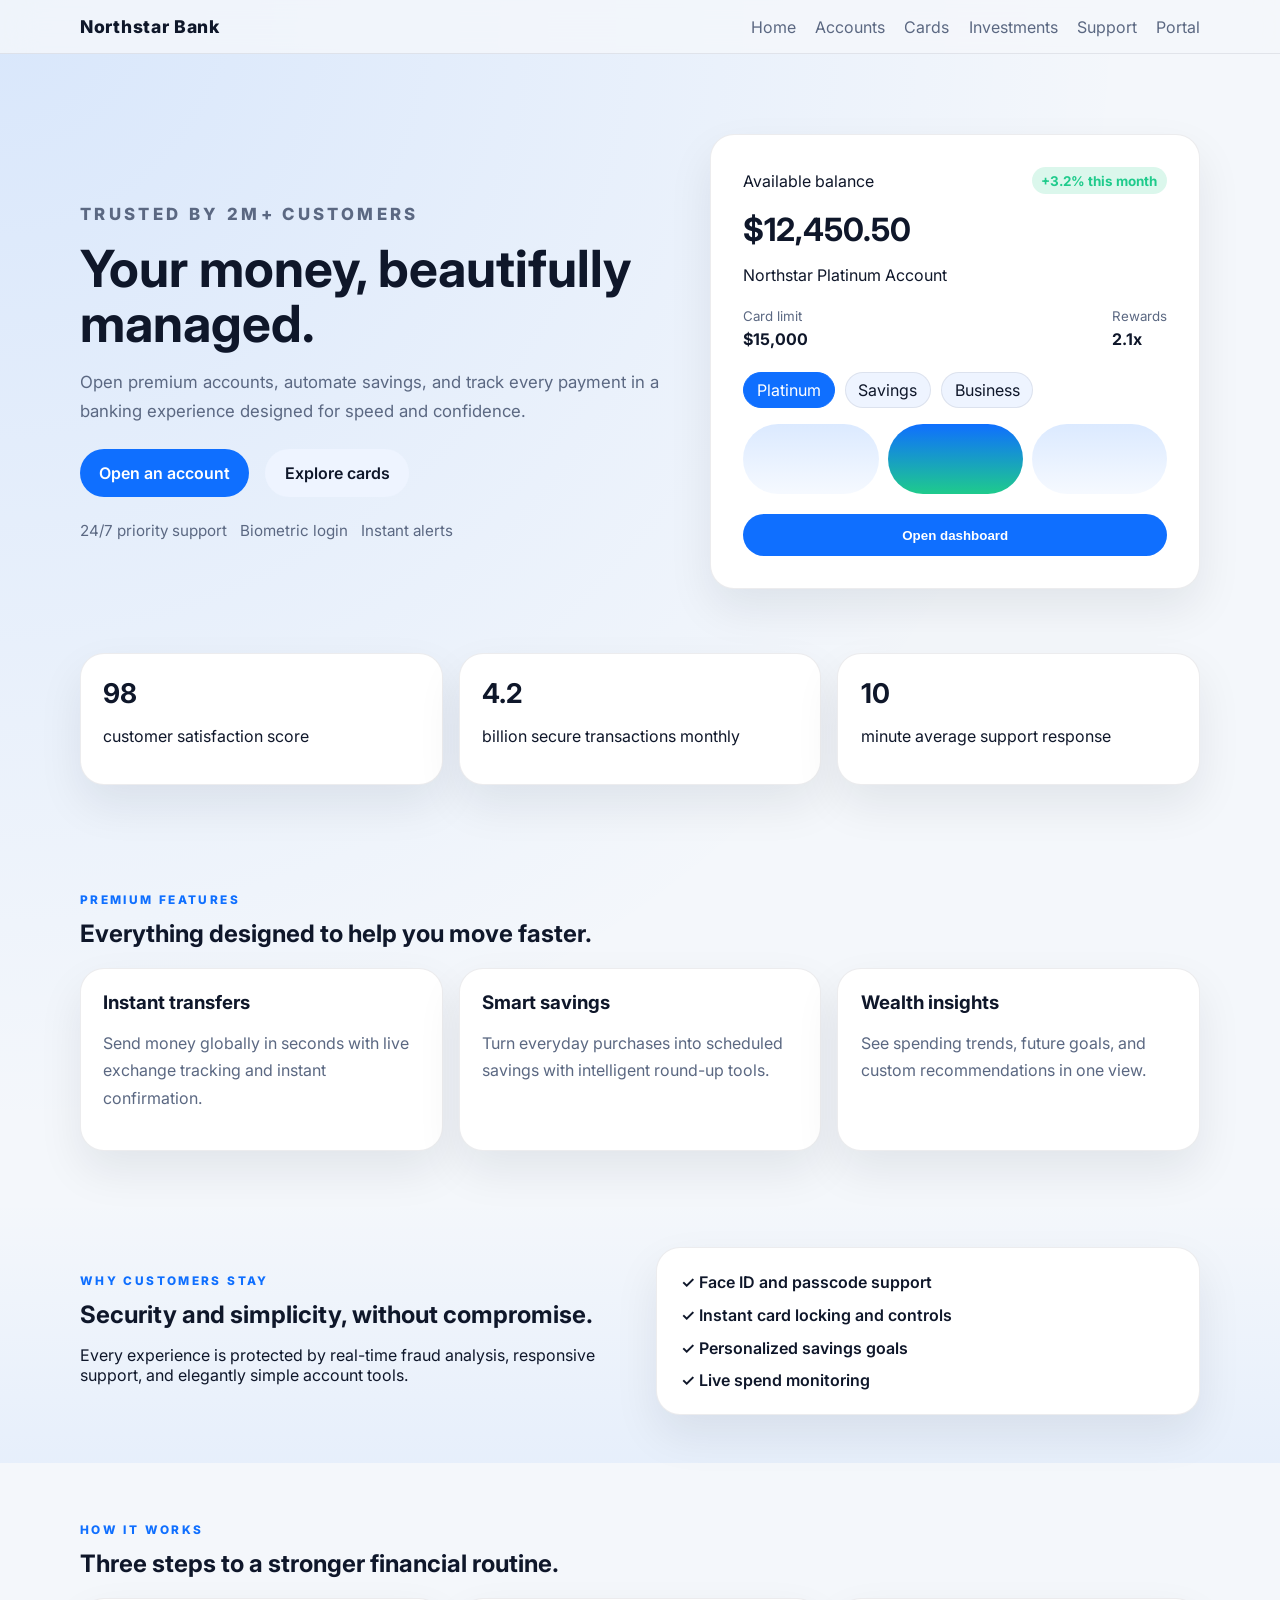
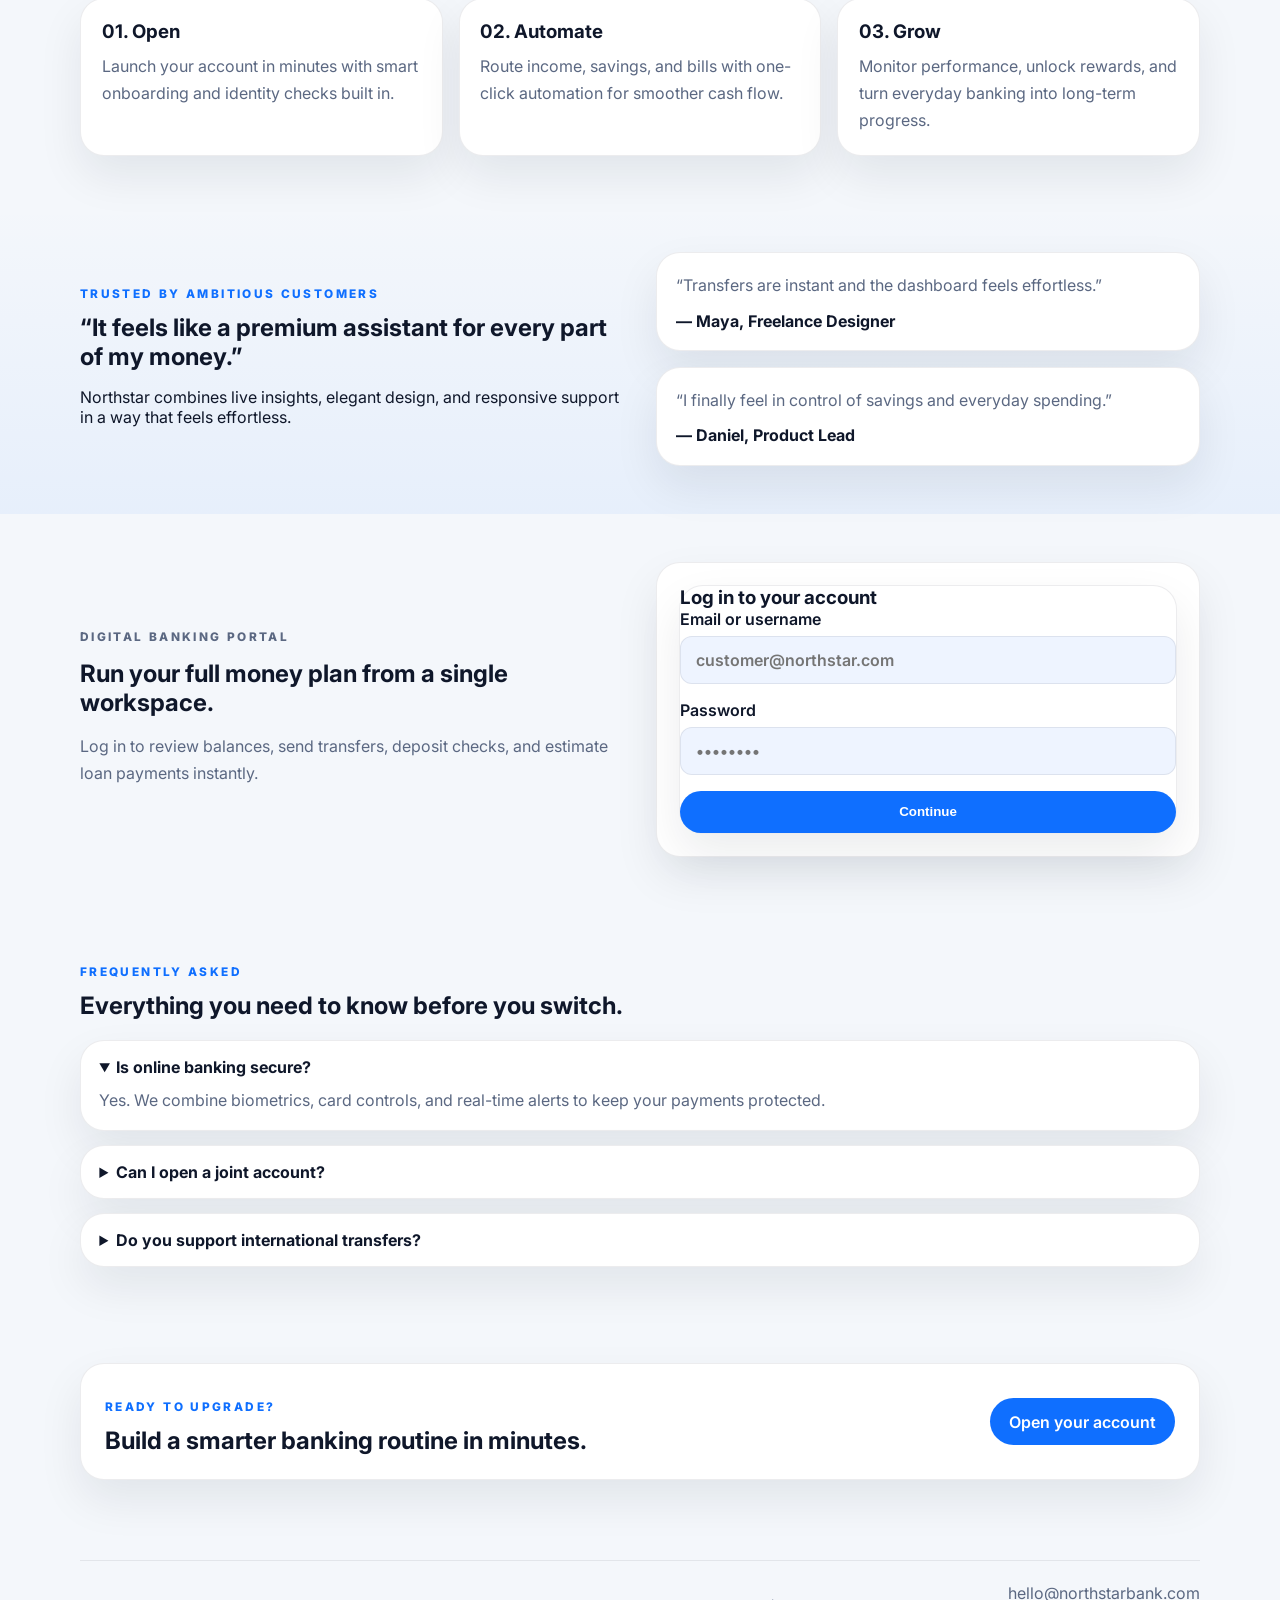
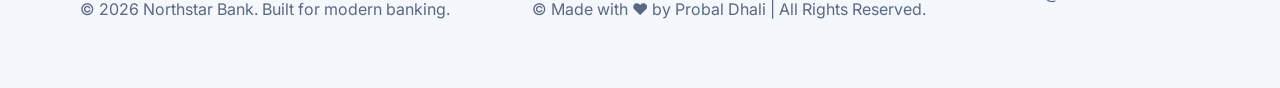
<file: index.html>
<!DOCTYPE html>
<html lang="en">
  <head>
    <meta charset="UTF-8" />
    <meta name="viewport" content="width=device-width, initial-scale=1.0" />
    <title>Northstar Bank | Modern Digital Banking</title>
    <meta
      name="description"
      content="Northstar Bank offers premium digital banking, smart savings, and secure payments in one elegant experience."
    />
    <link rel="preconnect" href="https://fonts.googleapis.com" />
    <link rel="preconnect" href="https://fonts.gstatic.com" crossorigin />
    <link
      href="https://fonts.googleapis.com/css2?family=Inter:wght@400;500;600;700;800&display=swap"
      rel="stylesheet"
    />
    <link rel="stylesheet" href="styles.css" />
  </head>
  <body>
    <header class="site-header">
      <div class="container nav-bar">
        <a class="brand" href="index.html">Northstar Bank</a>
        <button class="menu-toggle" id="menuToggle" aria-label="Toggle menu">☰</button>
        <nav class="nav-links" id="navLinks">
          <a href="index.html">Home</a>
          <a href="accounts.html">Accounts</a>
          <a href="cards.html">Cards</a>
          <a href="investments.html">Investments</a>
          <a href="support.html">Support</a>
          <a href="#portal">Portal</a>
        </nav>
        <button class="theme-toggle" id="themeToggle" aria-label="Toggle theme">☀️</button>
      </div>
    </header>

    <main>
      <section class="hero">
        <div class="container hero-grid">
          <div class="hero-copy">
            <p class="eyebrow">Trusted by 2M+ customers</p>
            <h1>Your money, beautifully managed.</h1>
            <p>
              Open premium accounts, automate savings, and track every payment in a banking experience designed for speed and confidence.
            </p>
            <div class="hero-actions">
              <a class="btn btn-primary" href="#portal">Open an account</a>
              <a class="btn btn-secondary" href="cards.html">Explore cards</a>
            </div>
            <ul class="hero-badges">
              <li>24/7 priority support</li>
              <li>Biometric login</li>
              <li>Instant alerts</li>
            </ul>
          </div>
          <div class="hero-card">
            <div class="card-top">
              <span>Available balance</span>
              <span class="pill" id="heroPill">+3.2% this month</span>
            </div>
            <h2 id="heroBalance">$12,450.50</h2>
            <p id="heroAccountLabel">Northstar Platinum Account</p>
            <div class="hero-card-row">
              <div>
                <small>Card limit</small>
                <strong id="cardLimit">$15,000</strong>
              </div>
              <div>
                <small>Rewards</small>
                <strong id="rewardsValue">2.1x</strong>
              </div>
            </div>
            <div class="chip-list" role="list" aria-label="Account preview options">
              <button class="chip active" data-balance="12450.50" data-label="Northstar Platinum Account" data-limit="$15,000" data-rewards="2.1x" data-pill="+3.2% this month">Platinum</button>
              <button class="chip" data-balance="8450.00" data-label="Northstar Savings Account" data-limit="$8,000" data-rewards="1.6x" data-pill="+2.1% this month">Savings</button>
              <button class="chip" data-balance="27650.25" data-label="Northstar Business Account" data-limit="$25,000" data-rewards="3.0x" data-pill="+4.7% this month">Business</button>
            </div>
            <div class="mini-chart" aria-label="Spending progress">
              <div class="mini-bar"></div>
              <div class="mini-bar active"></div>
              <div class="mini-bar"></div>
            </div>
            <button class="btn btn-primary full" id="heroCta">Open dashboard</button>
          </div>
        </div>
      </section>

      <section class="stats">
        <div class="container stats-grid">
          <article>
            <h3 data-counter="98">0</h3>
            <p>customer satisfaction score</p>
          </article>
          <article>
            <h3 data-counter="4.2">0</h3>
            <p>billion secure transactions monthly</p>
          </article>
          <article>
            <h3 data-counter="10">0</h3>
            <p>minute average support response</p>
          </article>
        </div>
      </section>

      <section class="section">
        <div class="container">
          <div class="section-heading">
            <p class="eyebrow">Premium features</p>
            <h2>Everything designed to help you move faster.</h2>
          </div>
          <div class="card-grid">
            <article class="info-card">
              <h3>Instant transfers</h3>
              <p>Send money globally in seconds with live exchange tracking and instant confirmation.</p>
            </article>
            <article class="info-card">
              <h3>Smart savings</h3>
              <p>Turn everyday purchases into scheduled savings with intelligent round-up tools.</p>
            </article>
            <article class="info-card">
              <h3>Wealth insights</h3>
              <p>See spending trends, future goals, and custom recommendations in one view.</p>
            </article>
          </div>
        </div>
      </section>

      <section class="section section-alt">
        <div class="container split-grid">
          <div>
            <p class="eyebrow">Why customers stay</p>
            <h2>Security and simplicity, without compromise.</h2>
            <p>
              Every experience is protected by real-time fraud analysis, responsive support, and elegantly simple account tools.
            </p>
          </div>
          <div class="benefit-list">
            <div>✓ Face ID and passcode support</div>
            <div>✓ Instant card locking and controls</div>
            <div>✓ Personalized savings goals</div>
            <div>✓ Live spend monitoring</div>
          </div>
        </div>
      </section>

      <section class="section">
        <div class="container">
          <div class="section-heading reveal">
            <p class="eyebrow">How it works</p>
            <h2>Three steps to a stronger financial routine.</h2>
          </div>
          <div class="step-grid">
            <article class="step-card reveal">
              <h3>01. Open</h3>
              <p>Launch your account in minutes with smart onboarding and identity checks built in.</p>
            </article>
            <article class="step-card reveal">
              <h3>02. Automate</h3>
              <p>Route income, savings, and bills with one-click automation for smoother cash flow.</p>
            </article>
            <article class="step-card reveal">
              <h3>03. Grow</h3>
              <p>Monitor performance, unlock rewards, and turn everyday banking into long-term progress.</p>
            </article>
          </div>
        </div>
      </section>

      <section class="section section-alt">
        <div class="container split-grid">
          <div class="reveal">
            <p class="eyebrow">Trusted by ambitious customers</p>
            <h2>“It feels like a premium assistant for every part of my money.”</h2>
            <p>Northstar combines live insights, elegant design, and responsive support in a way that feels effortless.</p>
          </div>
          <div class="quote-stack">
            <article class="quote-card reveal">
              <p>“Transfers are instant and the dashboard feels effortless.”</p>
              <strong>— Maya, Freelance Designer</strong>
            </article>
            <article class="quote-card reveal">
              <p>“I finally feel in control of savings and everyday spending.”</p>
              <strong>— Daniel, Product Lead</strong>
            </article>
          </div>
        </div>
      </section>

      <section class="section" id="portal">
        <div class="container portal-grid">
          <div class="portal-intro">
            <p class="eyebrow">Digital banking portal</p>
            <h2>Run your full money plan from a single workspace.</h2>
            <p>Log in to review balances, send transfers, deposit checks, and estimate loan payments instantly.</p>
          </div>

          <div class="portal-card">
            <div id="loginSection" class="panel">
              <h3>Log in to your account</h3>
              <form id="loginForm">
                <label>
                  Email or username
                  <input type="text" id="loginUser" placeholder="customer@northstar.com" required />
                </label>
                <label>
                  Password
                  <input type="password" id="loginPassword" placeholder="••••••••" required />
                </label>
                <button class="btn btn-primary full" type="submit">Continue</button>
              </form>
            </div>

            <div id="dashboardSection" class="panel hidden">
              <div class="dashboard-header">
                <div>
                  <p class="eyebrow">Welcome back</p>
                  <h3 id="customerName">Ava Chen</h3>
                </div>
                <button class="btn btn-secondary" id="logoutBtn">Log out</button>
              </div>

              <div class="summary-card">
                <div>
                  <small>Checking balance</small>
                  <h2 id="balanceValue">$0.00</h2>
                </div>
                <div>
                  <small>Monthly goal</small>
                  <div class="progress-bar"><span id="goalFill"></span></div>
                </div>
              </div>

              <div class="dashboard-grid">
                <form id="transferForm" class="stack-card">
                  <h4>Send money</h4>
                  <label>
                    Recipient
                    <input type="text" id="transferTo" placeholder="Name or account" required />
                  </label>
                  <label>
                    Amount
                    <input type="number" id="transferAmount" min="1" step="0.01" required />
                  </label>
                  <button class="btn btn-primary full" type="submit">Transfer</button>
                </form>

                <form id="depositForm" class="stack-card">
                  <h4>Deposit funds</h4>
                  <label>
                    Amount
                    <input type="number" id="depositAmount" min="1" step="0.01" required />
                  </label>
                  <button class="btn btn-secondary full" type="submit">Deposit</button>
                </form>
              </div>

              <div class="dashboard-grid lower-grid">
                <div class="stack-card">
                  <h4>Loan calculator</h4>
                  <label>
                    Loan amount
                    <input type="number" id="loanAmount" min="1000" step="100" value="25000" />
                  </label>
                  <label>
                    Years
                    <input type="number" id="loanYears" min="1" max="30" value="5" />
                  </label>
                  <button class="btn btn-primary full" id="loanCalcBtn" type="button">Calculate payment</button>
                  <p id="loanResult" class="loan-result">Estimated monthly payment: $0.00</p>
                </div>

                <div class="stack-card">
                  <h4>Recent activity</h4>
                  <ul id="transactionList" class="transaction-list"></ul>
                </div>
              </div>
            </div>
          </div>
        </div>
      </section>

      <section class="section">
        <div class="container">
          <div class="section-heading">
            <p class="eyebrow">Frequently asked</p>
            <h2>Everything you need to know before you switch.</h2>
          </div>
          <div class="faq-list">
            <details open>
              <summary>Is online banking secure?</summary>
              <p>Yes. We combine biometrics, card controls, and real-time alerts to keep your payments protected.</p>
            </details>
            <details>
              <summary>Can I open a joint account?</summary>
              <p>Absolutely. We support personal and joint account options with shared visibility and controls.</p>
            </details>
            <details>
              <summary>Do you support international transfers?</summary>
              <p>Yes. Our platform supports fast transfers across supported regions with clear exchange rates.</p>
            </details>
          </div>
        </div>
      </section>

      <section class="section">
        <div class="container cta-banner reveal">
          <div>
            <p class="eyebrow">Ready to upgrade?</p>
            <h2>Build a smarter banking routine in minutes.</h2>
          </div>
          <a class="btn btn-primary" href="#portal">Open your account</a>
        </div>
      </section>
    </main>

    <footer class="site-footer" id="contact">
      <div class="container footer-content">
        <p>© 2026 Northstar Bank. Built for modern banking.</p>
        <p>
        © <span id="year"></span>
        Made with ❤️ by

        <a href="https://github.com/Probal2005" target="_blank">
            Probal Dhali
        </a>

        | All Rights Reserved.
    </p>
        <a href="mailto:hello@northstarbank.com">hello@northstarbank.com</a>
      </div>
    </footer>

    <div id="toast" class="toast" aria-live="polite"></div>
    <script src="script.js"></script>
  </body>
</html>
</file>
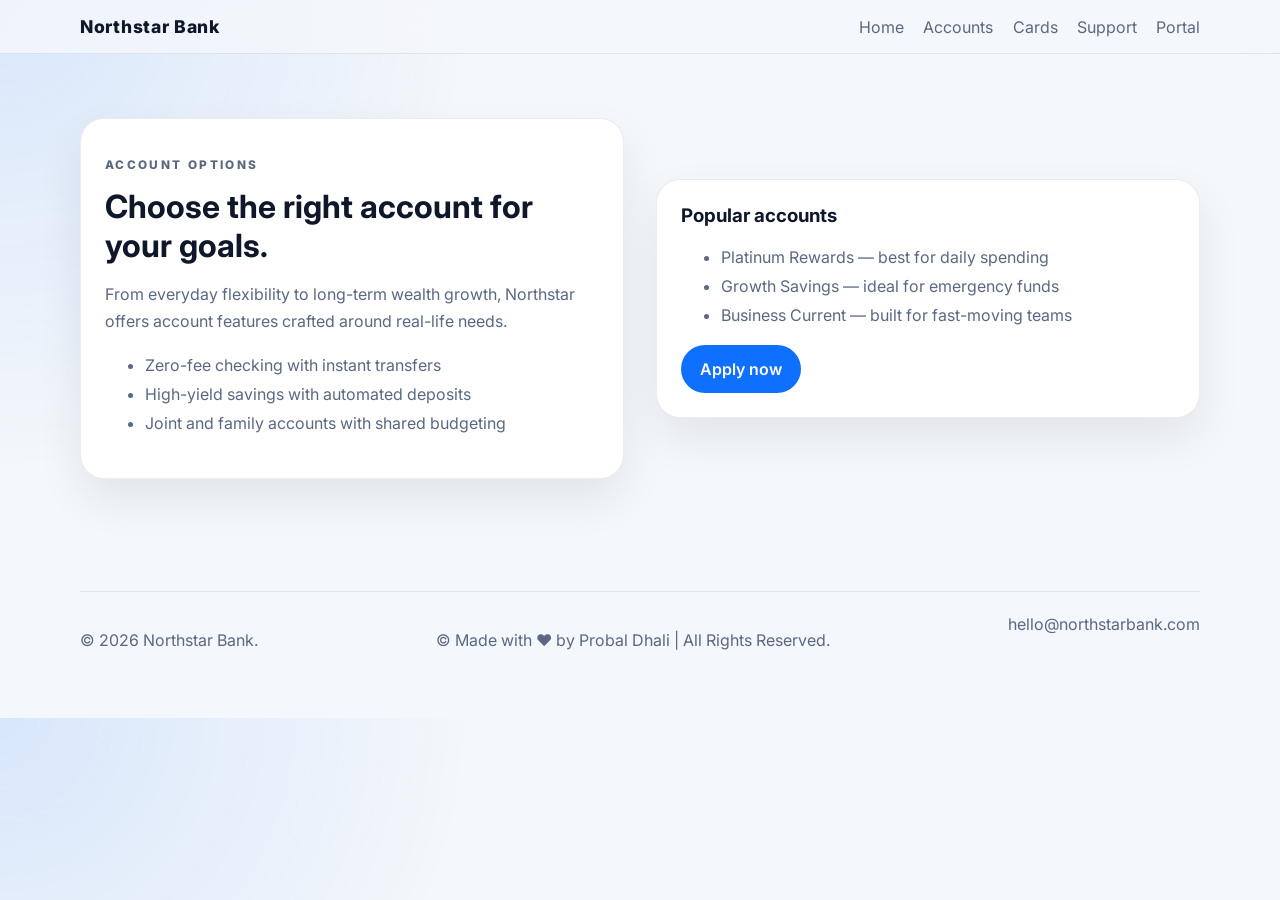
<file: accounts.html>
<!DOCTYPE html>
<html lang="en">
  <head>
    <meta charset="UTF-8" />
    <meta name="viewport" content="width=device-width, initial-scale=1.0" />
    <title>Accounts | Northstar Bank</title>
    <link rel="preconnect" href="https://fonts.googleapis.com" />
    <link rel="preconnect" href="https://fonts.gstatic.com" crossorigin />
    <link href="https://fonts.googleapis.com/css2?family=Inter:wght@400;500;600;700;800&display=swap" rel="stylesheet" />
    <link rel="stylesheet" href="styles.css" />
  </head>
  <body>
    <header class="site-header">
      <div class="container nav-bar">
        <a class="brand" href="index.html">Northstar Bank</a>
        <button class="menu-toggle" id="menuToggle" aria-label="Toggle menu">☰</button>
        <nav class="nav-links" id="navLinks">
          <a href="index.html">Home</a>
          <a href="accounts.html">Accounts</a>
          <a href="cards.html">Cards</a>
          <a href="support.html">Support</a>
          <a href="index.html#portal">Portal</a>
        </nav>
        <button class="theme-toggle" id="themeToggle" aria-label="Toggle theme">☀️</button>
      </div>
    </header>

    <main class="container" style="padding: 4rem 0 5rem;">
      <div class="page-grid">
        <div class="page-card">
          <p class="eyebrow">Account options</p>
          <h1>Choose the right account for your goals.</h1>
          <p>From everyday flexibility to long-term wealth growth, Northstar offers account features crafted around real-life needs.</p>
          <ul>
            <li>Zero-fee checking with instant transfers</li>
            <li>High-yield savings with automated deposits</li>
            <li>Joint and family accounts with shared budgeting</li>
          </ul>
        </div>
        <div class="page-card">
          <h3>Popular accounts</h3>
          <ul>
            <li>Platinum Rewards — best for daily spending</li>
            <li>Growth Savings — ideal for emergency funds</li>
            <li>Business Current — built for fast-moving teams</li>
          </ul>
          <a class="btn btn-primary" href="index.html#portal">Apply now</a>
        </div>
      </div>
    </main>

    <footer class="site-footer">
      <div class="container footer-content">
        <p>© 2026 Northstar Bank.</p>
        <p>
        © <span id="year"></span>
        Made with ❤️ by

        <a href="https://github.com/Probal2005" target="_blank">
            Probal Dhali
        </a>

        | All Rights Reserved.
    </p>
        <a href="mailto:hello@northstarbank.com">hello@northstarbank.com</a>
      </div>
    </footer>

    <script src="script.js"></script>
  </body>
</html>
</file>
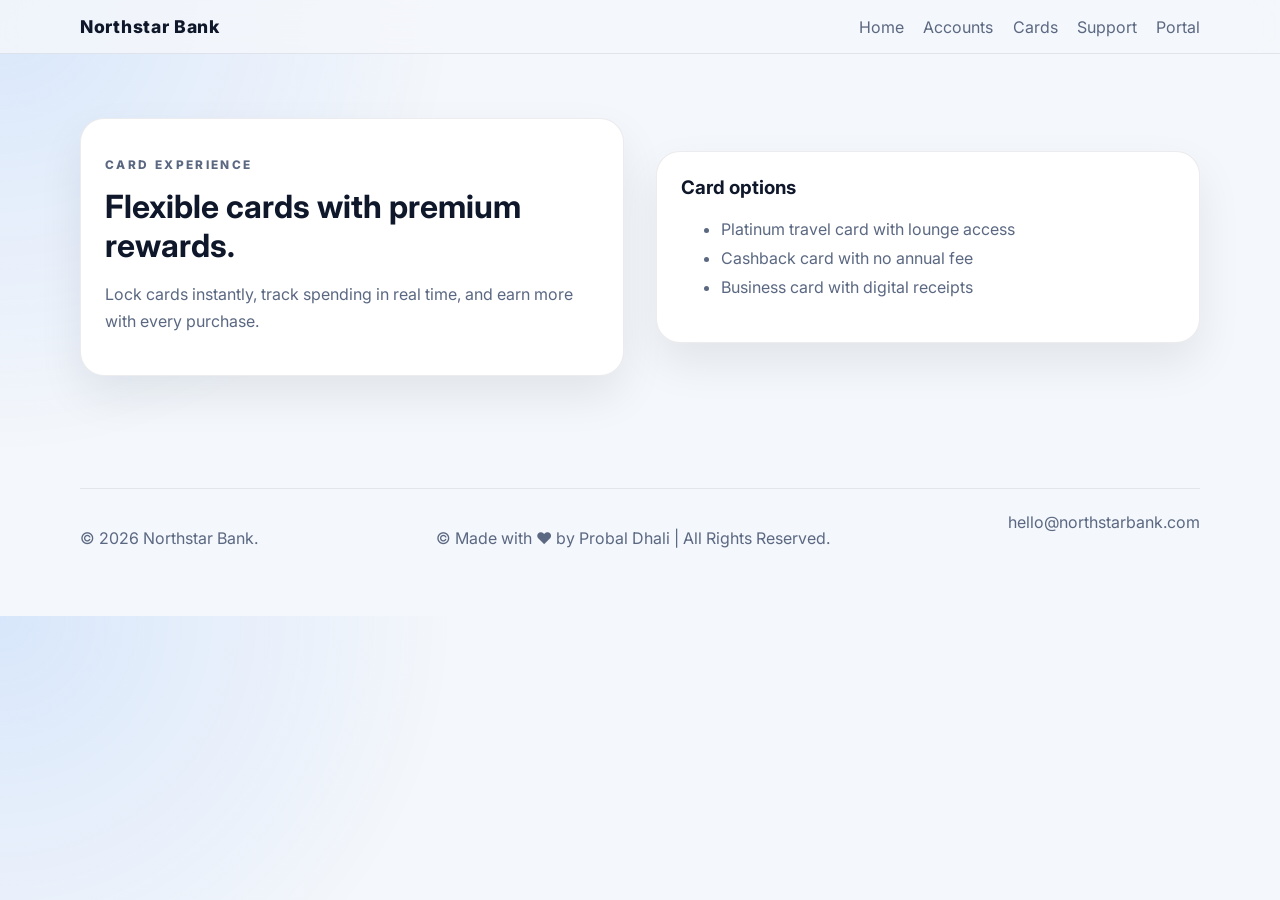
<file: cards.html>
<!DOCTYPE html>
<html lang="en">
  <head>
    <meta charset="UTF-8" />
    <meta name="viewport" content="width=device-width, initial-scale=1.0" />
    <title>Cards | Northstar Bank</title>
    <link rel="preconnect" href="https://fonts.googleapis.com" />
    <link rel="preconnect" href="https://fonts.gstatic.com" crossorigin />
    <link href="https://fonts.googleapis.com/css2?family=Inter:wght@400;500;600;700;800&display=swap" rel="stylesheet" />
    <link rel="stylesheet" href="styles.css" />
  </head>
  <body>
    <header class="site-header">
      <div class="container nav-bar">
        <a class="brand" href="index.html">Northstar Bank</a>
        <button class="menu-toggle" id="menuToggle" aria-label="Toggle menu">☰</button>
        <nav class="nav-links" id="navLinks">
          <a href="index.html">Home</a>
          <a href="accounts.html">Accounts</a>
          <a href="cards.html">Cards</a>
          <a href="support.html">Support</a>
          <a href="index.html#portal">Portal</a>
        </nav>
        <button class="theme-toggle" id="themeToggle" aria-label="Toggle theme">☀️</button>
      </div>
    </header>

    <main class="container" style="padding: 4rem 0 5rem;">
      <div class="page-grid">
        <div class="page-card">
          <p class="eyebrow">Card experience</p>
          <h1>Flexible cards with premium rewards.</h1>
          <p>Lock cards instantly, track spending in real time, and earn more with every purchase.</p>
        </div>
        <div class="page-card">
          <h3>Card options</h3>
          <ul>
            <li>Platinum travel card with lounge access</li>
            <li>Cashback card with no annual fee</li>
            <li>Business card with digital receipts</li>
          </ul>
        </div>
      </div>
    </main>

    <footer class="site-footer">
      <div class="container footer-content">
        <p>© 2026 Northstar Bank.</p>
        <p>
        © <span id="year"></span>
        Made with ❤️ by

        <a href="https://github.com/Probal2005" target="_blank">
            Probal Dhali
        </a>

        | All Rights Reserved.
    </p>
        <a href="mailto:hello@northstarbank.com">hello@northstarbank.com</a>
      </div>
    </footer>

    <script src="script.js"></script>
  </body>
</html>
</file>
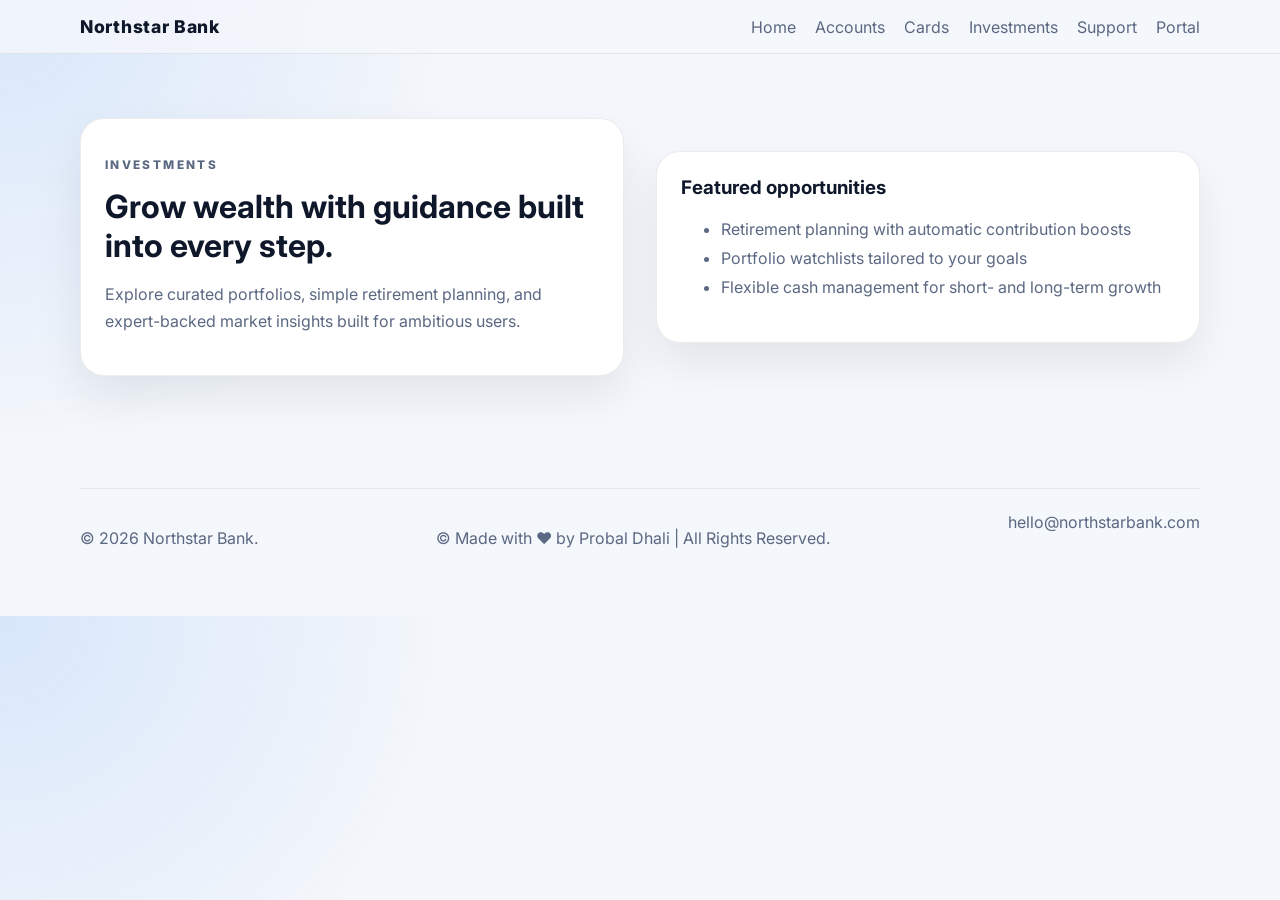
<file: investments.html>
<!DOCTYPE html>
<html lang="en">
  <head>
    <meta charset="UTF-8" />
    <meta name="viewport" content="width=device-width, initial-scale=1.0" />
    <title>Investments | Northstar Bank</title>
    <link rel="preconnect" href="https://fonts.googleapis.com" />
    <link rel="preconnect" href="https://fonts.gstatic.com" crossorigin />
    <link href="https://fonts.googleapis.com/css2?family=Inter:wght@400;500;600;700;800&display=swap" rel="stylesheet" />
    <link rel="stylesheet" href="styles.css" />
  </head>
  <body>
    <header class="site-header">
      <div class="container nav-bar">
        <a class="brand" href="index.html">Northstar Bank</a>
        <button class="menu-toggle" id="menuToggle" aria-label="Toggle menu">☰</button>
        <nav class="nav-links" id="navLinks">
          <a href="index.html">Home</a>
          <a href="accounts.html">Accounts</a>
          <a href="cards.html">Cards</a>
          <a href="investments.html">Investments</a>
          <a href="support.html">Support</a>
          <a href="index.html#portal">Portal</a>
        </nav>
        <button class="theme-toggle" id="themeToggle" aria-label="Toggle theme">☀️</button>
      </div>
    </header>

    <main class="container" style="padding: 4rem 0 5rem;">
      <div class="page-grid">
        <div class="page-card">
          <p class="eyebrow">Investments</p>
          <h1>Grow wealth with guidance built into every step.</h1>
          <p>Explore curated portfolios, simple retirement planning, and expert-backed market insights built for ambitious users.</p>
        </div>
        <div class="page-card">
          <h3>Featured opportunities</h3>
          <ul>
            <li>Retirement planning with automatic contribution boosts</li>
            <li>Portfolio watchlists tailored to your goals</li>
            <li>Flexible cash management for short- and long-term growth</li>
          </ul>
        </div>
      </div>
    </main>

    <footer class="site-footer">
      <div class="container footer-content">
        <p>© 2026 Northstar Bank.</p>
        <p>
        © <span id="year"></span>
        Made with ❤️ by

        <a href="https://github.com/Probal2005" target="_blank">
            Probal Dhali
        </a>

        | All Rights Reserved.
    </p>
        <a href="mailto:hello@northstarbank.com">hello@northstarbank.com</a>
      </div>
    </footer>

    <script src="script.js"></script>
  </body>
</html>
</file>
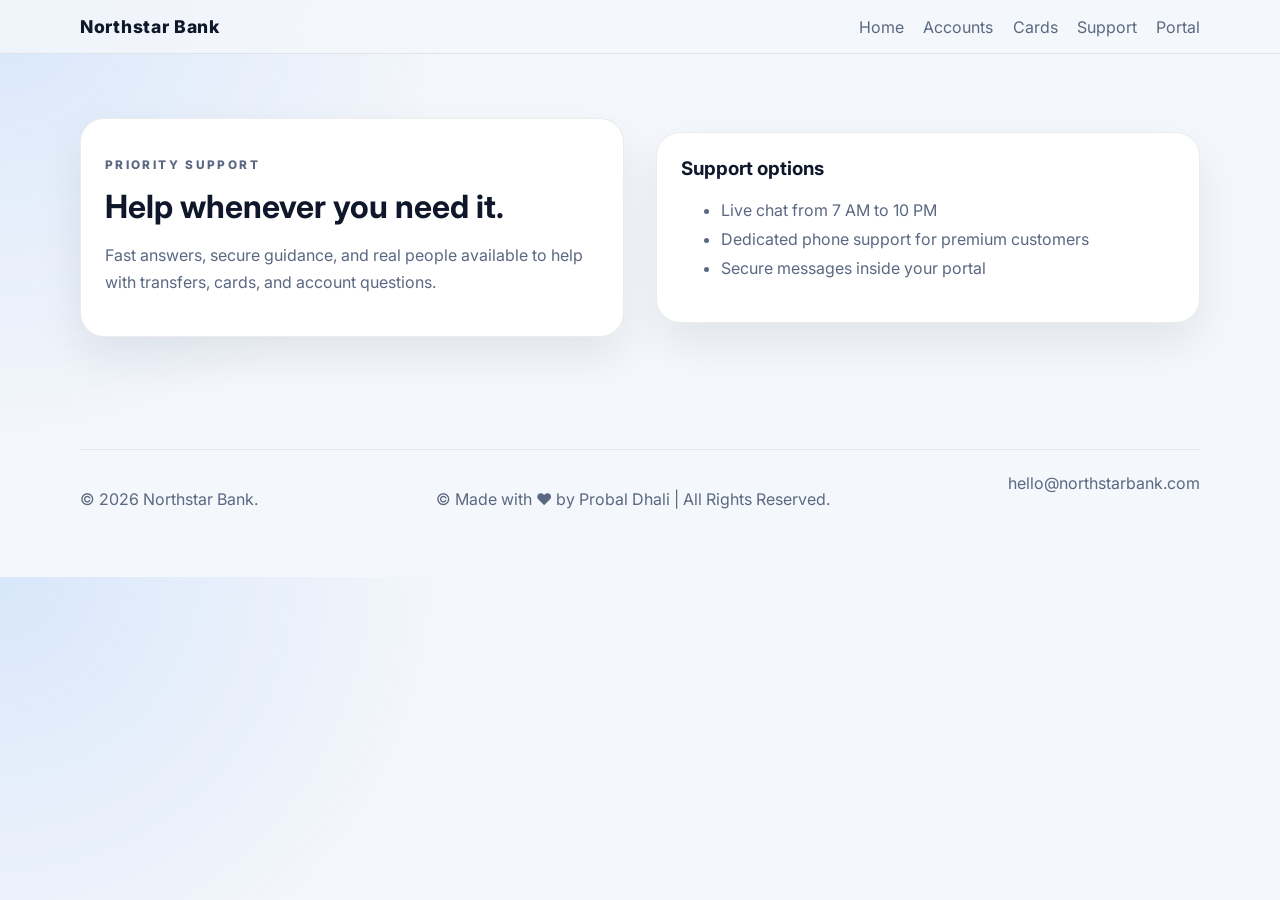
<file: support.html>
<!DOCTYPE html>
<html lang="en">
  <head>
    <meta charset="UTF-8" />
    <meta name="viewport" content="width=device-width, initial-scale=1.0" />
    <title>Support | Northstar Bank</title>
    <link rel="preconnect" href="https://fonts.googleapis.com" />
    <link rel="preconnect" href="https://fonts.gstatic.com" crossorigin />
    <link href="https://fonts.googleapis.com/css2?family=Inter:wght@400;500;600;700;800&display=swap" rel="stylesheet" />
    <link rel="stylesheet" href="styles.css" />
  </head>
  <body>
    <header class="site-header">
      <div class="container nav-bar">
        <a class="brand" href="index.html">Northstar Bank</a>
        <button class="menu-toggle" id="menuToggle" aria-label="Toggle menu">☰</button>
        <nav class="nav-links" id="navLinks">
          <a href="index.html">Home</a>
          <a href="accounts.html">Accounts</a>
          <a href="cards.html">Cards</a>
          <a href="support.html">Support</a>
          <a href="index.html#portal">Portal</a>
        </nav>
        <button class="theme-toggle" id="themeToggle" aria-label="Toggle theme">☀️</button>
      </div>
    </header>

    <main class="container" style="padding: 4rem 0 5rem;">
      <div class="page-grid">
        <div class="page-card">
          <p class="eyebrow">Priority support</p>
          <h1>Help whenever you need it.</h1>
          <p>Fast answers, secure guidance, and real people available to help with transfers, cards, and account questions.</p>
        </div>
        <div class="page-card">
          <h3>Support options</h3>
          <ul>
            <li>Live chat from 7 AM to 10 PM</li>
            <li>Dedicated phone support for premium customers</li>
            <li>Secure messages inside your portal</li>
          </ul>
        </div>
      </div>
    </main>

    <footer class="site-footer">
      <div class="container footer-content">
        <p>© 2026 Northstar Bank.</p>
        <p>
        © <span id="year"></span>
        Made with ❤️ by

        <a href="https://github.com/Probal2005" target="_blank">
            Probal Dhali
        </a>

        | All Rights Reserved.
    </p>
        <a href="mailto:hello@northstarbank.com">hello@northstarbank.com</a>
      </div>
    </footer>

    <script src="script.js"></script>
  </body>
</html>
</file>
<file: styles.css>
:root {
  color-scheme: light;
  --bg: #f4f7fb;
  --surface: #ffffff;
  --surface-alt: #eef4ff;
  --text: #0f172a;
  --muted: #5b6882;
  --primary: #0f6fff;
  --primary-dark: #0a4eb2;
  --accent: #1fcb8c;
  --border: rgba(15, 23, 42, 0.08);
  --shadow: 0 20px 45px rgba(15, 23, 42, 0.08);
}

body.dark {
  color-scheme: dark;
  --bg: #07111f;
  --surface: #121d31;
  --surface-alt: #18253d;
  --text: #f8fbff;
  --muted: #a8b6ca;
  --primary: #6ea8ff;
  --primary-dark: #3c7fe0;
  --accent: #38d39f;
  --border: rgba(248, 251, 255, 0.08);
  --shadow: 0 20px 45px rgba(1, 5, 15, 0.45);
}

* { box-sizing: border-box; }
html { scroll-behavior: smooth; }
body {
  margin: 0;
  font-family: 'Inter', sans-serif;
  background: radial-gradient(circle at top left, rgba(15, 111, 255, 0.12), transparent 32%), var(--bg);
  color: var(--text);
  transition: background 0.3s ease, color 0.3s ease;
}

a { color: inherit; text-decoration: none; }
img { max-width: 100%; }

.container {
  width: min(1120px, calc(100% - 2rem));
  margin: 0 auto;
}

.site-header {
  position: sticky;
  top: 0;
  z-index: 200;
  padding: 1rem 0;
  background: rgba(244, 247, 251, 0.82);
  backdrop-filter: blur(16px);
  border-bottom: 1px solid var(--border);
}
body.dark .site-header { background: rgba(7, 17, 31, 0.9); }

.nav-bar {
  display: flex;
  align-items: center;
  justify-content: space-between;
  gap: 1rem;
}
.brand {
  font-size: 1.1rem;
  font-weight: 800;
  letter-spacing: 0.04em;
}
.nav-links {
  display: flex;
  gap: 1.2rem;
  color: var(--muted);
}
.nav-links a:hover { color: var(--primary); }

.menu-toggle, .theme-toggle {
  display: none;
  border: none;
  background: var(--surface);
  color: var(--text);
  padding: 0.7rem 0.9rem;
  border-radius: 999px;
  box-shadow: var(--shadow);
  cursor: pointer;
}

.hero { padding: 5rem 0 3rem; }
.hero-grid {
  display: grid;
  grid-template-columns: 1.1fr 0.9fr;
  gap: 2rem;
  align-items: center;
}
.eyebrow {
  text-transform: uppercase;
  letter-spacing: 0.2em;
  font-size: 0.74rem;
  font-weight: 800;
  color: var(--primary);
  margin-bottom: 0.75rem;
}
h1, h2, h3, h4 { margin: 0; }
.hero h1 {
  font-size: clamp(2.2rem, 4vw, 3.6rem);
  line-height: 1.08;
  margin-bottom: 1rem;
}
.hero-copy p { color: var(--muted); font-size: 1.05rem; line-height: 1.7; }
.hero-actions {
  display: flex;
  flex-wrap: wrap;
  gap: 1rem;
  margin: 1.5rem 0;
}
.btn {
  display: inline-flex;
  align-items: center;
  justify-content: center;
  border: none;
  border-radius: 999px;
  padding: 0.85rem 1.2rem;
  font-weight: 600;
  cursor: pointer;
  transition: transform 0.2s ease, background 0.2s ease;
}
.btn:hover { transform: translateY(-2px); }
.btn-primary { background: var(--primary); color: white; }
.btn-primary:hover { background: var(--primary-dark); }
.btn-secondary { background: var(--surface-alt); color: var(--text); }
.full { width: 100%; }
.hero-badges {
  display: flex;
  flex-wrap: wrap;
  gap: 0.8rem;
  padding: 0;
  margin: 0;
  list-style: none;
  color: var(--muted);
  font-size: 0.95rem;
}

.hero-card, .info-card, .benefit-list, .panel, .stats article, .stack-card, .faq-list details, .page-card, .step-card, .quote-card, .cta-banner {
  background: var(--surface);
  border: 1px solid var(--border);
  box-shadow: var(--shadow);
  border-radius: 24px;
}
.hero-card { padding: 2rem; }
.card-top, .hero-card-row, .summary-card, .dashboard-header { display: flex; justify-content: space-between; align-items: center; gap: 1rem; }
.pill {
  border-radius: 999px;
  padding: 0.35rem 0.6rem;
  background: rgba(31, 203, 140, 0.16);
  color: var(--accent);
  font-size: 0.84rem;
  font-weight: 700;
}
.hero-card h2 { font-size: 2rem; margin: 1rem 0 0.2rem; }
.hero-card-row { margin: 1.4rem 0; }
.hero-card-row small, .summary-card small { display: block; color: var(--muted); margin-bottom: 0.35rem; }
.chip-list { display: flex; flex-wrap: wrap; gap: 0.6rem; margin: 1rem 0; }
.chip {
  border: 1px solid var(--border);
  background: var(--surface-alt);
  color: var(--text);
  padding: 0.45rem 0.8rem;
  border-radius: 999px;
  cursor: pointer;
  font: inherit;
}
.chip.active {
  background: var(--primary);
  color: white;
  border-color: var(--primary);
}
.mini-chart { display: flex; gap: 0.55rem; margin: 1rem 0 1.25rem; }
.mini-bar {
  flex: 1;
  height: 70px;
  border-radius: 999px;
  background: linear-gradient(180deg, rgba(15, 111, 255, 0.15), rgba(15, 111, 255, 0.04));
}
.mini-bar.active { background: linear-gradient(180deg, var(--primary), var(--accent)); }

.stats { padding: 1rem 0 3rem; }
.stats-grid { display: grid; grid-template-columns: repeat(3, minmax(0, 1fr)); gap: 1rem; }
.stats article { padding: 1.4rem; }
.stats h3 { font-size: 1.7rem; margin-bottom: 0.4rem; }

.section { padding: 3rem 0; }
.section-alt { background: linear-gradient(180deg, transparent, rgba(15, 111, 255, 0.06)); }
.section-heading { margin-bottom: 1.25rem; }

.card-grid { display: grid; grid-template-columns: repeat(3, minmax(0, 1fr)); gap: 1rem; }
.info-card { padding: 1.4rem; }
.info-card p, .portal-intro p, .footer-content p, .footer-content a, .page-card p { color: var(--muted); line-height: 1.7; }

.step-grid { display: grid; grid-template-columns: repeat(3, minmax(0, 1fr)); gap: 1rem; }
.step-card { padding: 1.3rem; }
.step-card p { color: var(--muted); line-height: 1.7; margin: 0.6rem 0 0; }
.quote-stack { display: grid; gap: 1rem; }
.quote-card { padding: 1.2rem; }
.quote-card p { color: var(--muted); line-height: 1.7; margin: 0 0 0.7rem; }
.reveal { opacity: 0; transform: translateY(16px); transition: opacity 0.6s ease, transform 0.6s ease; }
.reveal.visible { opacity: 1; transform: translateY(0); }

.split-grid, .portal-grid, .page-grid { display: grid; grid-template-columns: 1fr 1fr; gap: 2rem; align-items: center; }
.benefit-list { padding: 1.5rem; display: grid; gap: 0.8rem; font-weight: 600; }
.portal-card {
  background: var(--surface);
  border-radius: 24px;
  padding: 1.4rem;
  box-shadow: var(--shadow);
  border: 1px solid var(--border);
}
.page-card { padding: 1.5rem; }
.page-card ul { color: var(--muted); line-height: 1.8; }
label { display: flex; flex-direction: column; gap: 0.45rem; font-weight: 600; margin-bottom: 1rem; }
input { border: 1px solid var(--border); border-radius: 12px; padding: 0.8rem 0.9rem; font: inherit; background: var(--surface-alt); color: var(--text); }
.hidden { display: none; }
.summary-card {
  padding: 1rem 1.2rem;
  margin: 1rem 0;
  background: linear-gradient(135deg, var(--primary), var(--primary-dark));
  color: white;
  border-radius: 20px;
}
.progress-bar { width: 100%; height: 8px; border-radius: 999px; background: rgba(255,255,255,0.24); overflow: hidden; }
.progress-bar span { display: block; height: 100%; width: 72%; background: var(--accent); }
.dashboard-grid { display: grid; grid-template-columns: 1fr 1fr; gap: 1rem; margin-top: 1rem; }
.lower-grid { grid-template-columns: 1fr 1fr; }
.stack-card { padding: 1rem; }
.transaction-list { list-style: none; padding: 0; margin: 0; display: grid; gap: 0.8rem; }
.transaction-list li { display: flex; justify-content: space-between; gap: 0.6rem; color: var(--muted); border-bottom: 1px solid var(--border); padding-bottom: 0.6rem; }
.loan-result { margin-top: 0.9rem; color: var(--primary); font-weight: 700; }

.faq-list { display: grid; gap: 0.9rem; }
.faq-list details { padding: 1rem 1.15rem; }
.faq-list summary { cursor: pointer; font-weight: 700; }
.faq-list p { margin: 0.6rem 0 0; color: var(--muted); line-height: 1.7; }

.cta-banner {
  padding: 1.5rem;
  display: flex;
  align-items: center;
  justify-content: space-between;
  gap: 1rem;
}

.site-footer { padding: 2rem 0 3rem; }
.footer-content {
  display: flex;
  justify-content: space-between;
  gap: 1rem;
  flex-wrap: wrap;
  border-top: 1px solid var(--border);
  padding-top: 1.2rem;
}

.toast {
  position: fixed;
  right: 1rem;
  bottom: 1rem;
  background: var(--text);
  color: white;
  padding: 0.9rem 1rem;
  border-radius: 999px;
  box-shadow: var(--shadow);
  opacity: 0;
  pointer-events: none;
  transform: translateY(8px);
  transition: all 0.25s ease;
}
.toast.show { opacity: 1; transform: translateY(0); }

@media (max-width: 840px) {
  .hero-grid, .split-grid, .portal-grid, .page-grid, .card-grid, .stats-grid, .dashboard-grid, .lower-grid, .step-grid { grid-template-columns: 1fr; }
  .cta-banner { flex-direction: column; align-items: flex-start; }
  .menu-toggle, .theme-toggle { display: inline-flex; }
  .nav-links {
    position: absolute;
    left: 1rem;
    top: 70px;
    flex-direction: column;
    width: calc(100% - 2rem);
    padding: 1rem;
    background: var(--surface);
    border: 1px solid var(--border);
    border-radius: 18px;
    display: none;
  }
  .nav-links.open { display: flex; }
}
</file>
